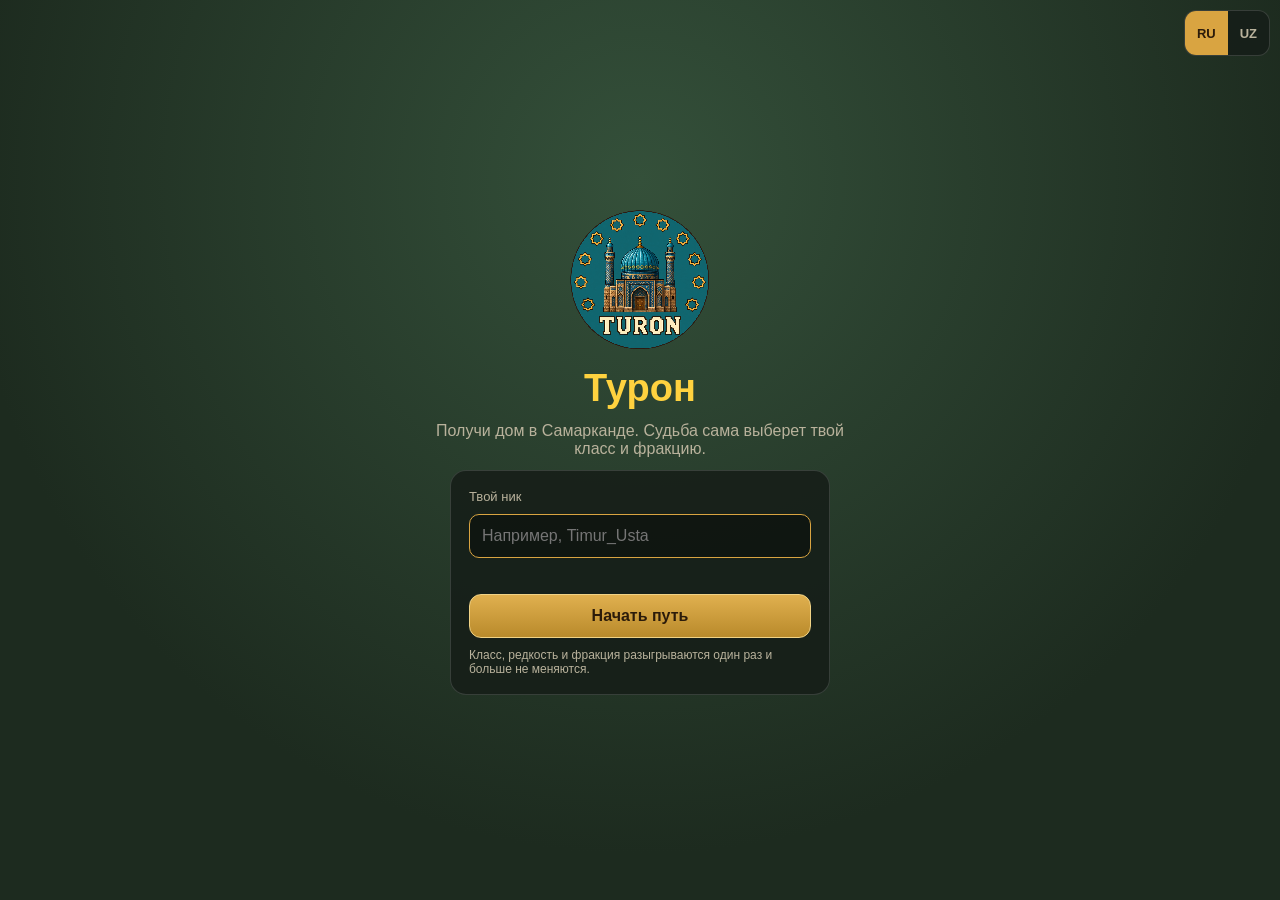
<file: index.html>
<!doctype html>
<html lang="ru">
  <head>
    <meta charset="UTF-8" />
    <meta name="viewport" content="width=device-width, initial-scale=1.0, maximum-scale=1.0, user-scalable=no, viewport-fit=cover" />
    <meta name="theme-color" content="#1d2b1f" />
    <link rel="icon" href="data:image/svg+xml,%3Csvg xmlns='http://www.w3.org/2000/svg' viewBox='0 0 100 100'%3E%3Ctext y='.9em' font-size='90'%3E🕌%3C/text%3E%3C/svg%3E" />
    <title>Турон</title>
    <script type="module" crossorigin src="./assets/index-C7HY6iDg.js"></script>
    <link rel="stylesheet" crossorigin href="./assets/index-l4F51RPl.css">
  </head>
  <body>
    <div id="game" class="hidden"></div>
    <div id="ui"></div>
  </body>
</html>
</file>
<file: assets/index-l4F51RPl.css>
:root{--bg:#1d2b1f;--panel:#161e18e0;--panel-solid:#202c23;--line:#ffffff24;--text:#f5efe0;--muted:#b9b29c;--gold:#ffd23f;--accent:#d9a441;--danger:#d1493f;--good:#5cc46f;color:var(--text);font-family:Segoe UI,Helvetica Neue,Arial,Noto Sans,sans-serif}*{box-sizing:border-box}html,body{background:var(--bg);overscroll-behavior:none;touch-action:manipulation;-webkit-tap-highlight-color:transparent;height:100%;margin:0;overflow:hidden}body{-webkit-user-select:none;user-select:none}input{-webkit-user-select:text;user-select:text}#game{position:fixed;inset:0}#game.hidden{display:none}#game canvas{touch-action:none;display:block}#ui{pointer-events:none;position:fixed;inset:0}#ui>*{pointer-events:auto}.hud{pointer-events:none;padding:max(8px, env(safe-area-inset-top)) max(8px, env(safe-area-inset-right)) max(8px, env(safe-area-inset-bottom)) max(8px, env(safe-area-inset-left));justify-content:space-between;align-items:flex-start;display:flex;position:fixed;inset:0}.hud>*{pointer-events:auto}#ui>.hud{pointer-events:none}.hud-panel{border:1px solid var(--line);-webkit-backdrop-filter:blur(4px);backdrop-filter:blur(4px);background:#121826b8;border-radius:10px;flex-direction:column;gap:3px;width:min(200px,100vw - 188px);min-width:128px;padding:5px 8px;display:flex}.hud-head{flex-direction:column;line-height:1.15;display:flex}.hud-name{text-overflow:ellipsis;white-space:nowrap;font-size:13px;font-weight:700;overflow:hidden}.hud-level{white-space:nowrap;text-overflow:ellipsis;color:var(--muted);font-size:11px;overflow:hidden}.hud-tanga{color:var(--gold);align-items:center;gap:4px;font-size:13px;font-weight:700;display:inline-flex}.hud-buffs{gap:6px;font-size:12px;display:flex}.buff{background:#ffffff1a;border-radius:8px;align-items:center;gap:3px;padding:1px 5px;display:inline-flex}.hud-warn{color:#ff9d8f;min-height:0;font-size:12px}.hud-warn:empty{display:none}.hud-buttons{flex-shrink:0;align-items:center;gap:4px;display:flex}.hud-buttons .lang-btn{height:44px;padding:0 8px}.hud-buttons .icon-btn{width:44px;height:44px}.hud-bottom{left:0;right:0;bottom:max(22px, calc(env(safe-area-inset-bottom) + 12px));pointer-events:none;flex-direction:column;align-items:center;gap:10px;display:flex;position:fixed}.hud-bottom>*{pointer-events:auto}.hud-hint{color:#ffffffd9;text-align:center;opacity:.8;background:#0a0e1a8c;border:1px solid #ffffff1f;border-radius:12px;max-width:calc(100vw - 24px);margin-bottom:2px;padding:6px 14px;font-size:11px;pointer-events:none!important}@media (width>=700px){.hud-hint{white-space:nowrap;padding:3px 10px;font-size:10px;position:fixed;top:12px;bottom:auto;left:50%;transform:translate(-50%)}}.hud-hint:empty{display:none}.hud-hint{transition:opacity .6s}.hud-hint.hidden{opacity:0}.ctx-btn{padding:12px 22px;font-size:18px;box-shadow:0 4px 14px #00000080}.bar{border:1px solid var(--line);background:#00000073;border-radius:9px;height:18px;position:relative;overflow:hidden}.bar.small{height:14px}.bar-fill{width:0;transition:width .25s;position:absolute;inset:0 auto 0 0}.bar-fill.hp{background:linear-gradient(#e0554a,#b83a31)}.bar-fill.hp.enemy{background:linear-gradient(#a4528c,#7d3a69)}.bar-fill.xp{background:linear-gradient(#4f9ce0,#2d71b8)}.bar-num{text-shadow:0 1px 2px #000;justify-content:center;align-items:center;gap:3px;font-size:11px;font-weight:700;display:flex;position:absolute;inset:0}.btn{font:inherit;color:var(--text);border:1px solid var(--line);cursor:pointer;background:#3a4a3e;border-radius:12px;min-height:44px;padding:10px 16px;font-weight:600}.btn:hover:not(:disabled){filter:brightness(1.15)}.btn:disabled{opacity:.45;cursor:default}.btn.primary{color:#2b1b0a;background:linear-gradient(#e0b04f,#b98a2b);border-color:#f1d386}.btn.ghost{background:0 0}.btn.danger{background:#7a2b25;border-color:#b9574d}.icon-btn{font:inherit;background:var(--panel);width:44px;height:44px;color:var(--text);border:1px solid var(--line);cursor:pointer;border-radius:12px;justify-content:center;align-items:center;padding:0;font-size:20px;display:inline-flex}.input{width:100%;font:inherit;border:1px solid var(--line);color:var(--text);background:#00000059;border-radius:10px;outline:none;padding:12px;font-size:16px}.input:focus{border-color:var(--accent)}.lang-switch{background:var(--panel);border:1px solid var(--line);border-radius:12px;display:inline-flex;overflow:hidden}.lang-btn{font:inherit;color:var(--muted);cursor:pointer;background:0 0;border:0;height:44px;padding:0 12px;font-size:13px;font-weight:700}.lang-btn.active{background:var(--accent);color:#2b1b0a}.screen{text-align:center;background:radial-gradient(circle at 50% 20%,#34503a 0%,#1d2b1f 70%);flex-direction:column;justify-content:center;align-items:center;gap:12px;padding:20px;display:flex;position:fixed;inset:0;overflow:auto}.screen h1{color:var(--gold);margin:0;font-size:clamp(24px,6vw,38px)}.screen h2{color:var(--gold);margin:0}.screen .sub{color:var(--muted);max-width:420px;margin:0}.logo{font-size:64px;line-height:0}.logo-img{width:150px;height:150px;image-rendering:pixelated;object-fit:contain}.daily-row{border-top:1px solid var(--line);flex-direction:column;gap:6px;padding:6px 0;display:flex}.buff.daily{cursor:default}.top-right{top:max(10px, env(safe-area-inset-top));position:absolute;right:10px}.look-picker{text-align:center;flex-direction:column;justify-content:center;align-items:center;gap:12px;padding:16px;display:flex}.look-stage{align-items:center;gap:12px;display:flex}.look-canvas{width:128px;height:128px;image-rendering:pixelated;image-rendering:crisp-edges;border:1px solid var(--line);background:#00000040;border-radius:16px}.look-dots{gap:8px;display:flex}.look-dot{background:var(--line);border-radius:50%;width:10px;height:10px}.look-dot.active{background:#e0b04f}.card{background:var(--panel);border:1px solid var(--line);text-align:left;border-radius:16px;flex-direction:column;gap:10px;width:min(380px,100%);padding:18px;display:flex}.label{color:var(--muted);font-size:13px}.error{color:#ff9d8f;min-height:16px;font-size:13px}.hint{color:var(--muted);margin:0;font-size:12px}.hint.ref{color:var(--gold)}.row{justify-content:center;gap:8px;display:flex}.row.wrap{flex-wrap:wrap}.row-between{justify-content:space-between;align-items:center;gap:8px;display:flex}.slots{flex-wrap:wrap;justify-content:center;gap:10px;display:flex}.slot-col{flex-direction:column;align-items:center;gap:4px;display:flex}.slot-label{color:var(--muted);font-size:12px}.slot{border:2px solid var(--line);background:#0000004d;border-radius:14px;min-width:130px;padding:16px 10px;font-size:16px;font-weight:700}.summary{flex-direction:column;gap:4px;min-height:120px;display:flex}.summary .big{color:var(--gold);font-size:20px;font-weight:700}.overlay{z-index:50;background:#0000008c;justify-content:center;align-items:center;padding:12px;display:flex;position:fixed;inset:0}.modal{background:var(--panel-solid);border:1px solid var(--line);border-radius:16px;flex-direction:column;width:min(440px,100%);max-height:100%;display:flex;box-shadow:0 10px 40px #0009}.modal.wide{width:min(520px,100%)}.modal-head{justify-content:space-between;align-items:center;gap:8px;padding:10px 12px 6px 16px;display:flex}.modal-title{color:var(--gold);margin:0;font-size:17px}.modal-body{flex-direction:column;gap:10px;padding:8px 16px 16px;display:flex;overflow:auto}.modal-body h3{color:var(--muted);margin:4px 0 0;font-size:14px}.quote{color:var(--muted);margin:0;font-size:13px;font-style:italic}.shop-row{border-top:1px solid var(--line);justify-content:space-between;align-items:center;gap:8px;padding:6px 0;display:flex}.fighter{flex-direction:column;gap:3px;font-weight:600;display:flex}.log{background:#0000004d;border-radius:10px;flex-direction:column;gap:2px;height:170px;padding:8px;font-size:13px;display:flex;overflow:auto}.log-round{color:var(--muted);margin-top:4px;font-size:11px}.log-line.crit{color:var(--gold);font-weight:700}.log-line.dodge{color:#8fd0ff}.log-line.theirs{color:#ffb4a8}.result{text-align:center;flex-direction:column;gap:3px;display:flex}.result .big{font-size:22px;font-weight:800}.result.win .big{color:var(--good)}.result.lose .big{color:var(--danger)}.levelup{color:var(--gold);font-weight:700}.passport-preview{justify-content:center;display:flex}.passport-canvas{border-radius:8px;width:auto;max-width:100%;height:auto;max-height:56vh;box-shadow:0 4px 18px #00000080}.toasts{z-index:100;flex-direction:column;align-items:center;gap:6px;display:flex;position:fixed;top:96px;left:0;right:0;pointer-events:none!important}.toast{border:1px solid var(--line);text-align:center;background:#000c;border-radius:12px;max-width:90vw;padding:8px 14px;font-size:14px}@media (height<=520px){.log{height:100px}.passport-canvas{max-height:40vh}}.px-icon{image-rendering:pixelated;image-rendering:crisp-edges;vertical-align:middle;flex-shrink:0;display:inline-block}.icon-text{align-items:center;gap:4px;display:inline-flex}.hud-panel .bar{height:15px}.hud-panel .bar.small{height:12px}.hud-panel .bar-num{font-size:10px}.joy-base{box-sizing:border-box;z-index:4;image-rendering:pixelated;background:#0e34388c;border:3px solid #e0b04a;border-radius:50%;display:none;position:fixed;box-shadow:0 0 0 2px #00000059;pointer-events:none!important}.joy-knob{box-sizing:border-box;pointer-events:none;background:#e0b04a73;border:3px solid #e0b04a;border-radius:50%;margin:-24px 0 0 -24px;position:absolute;top:50%;left:50%}.recenter-btn{right:max(10px, env(safe-area-inset-right));bottom:calc(env(safe-area-inset-bottom,0px) + 150px);cursor:pointer;z-index:5;touch-action:manipulation;background:0 0;border:0;justify-content:center;align-items:center;width:64px;height:64px;padding:0;display:inline-flex;position:fixed}.recenter-btn img{width:64px;height:64px;image-rendering:pixelated;pointer-events:none;display:block}.recenter-btn:active{filter:brightness(1.3)}.recenter-tip{right:calc(max(10px, env(safe-area-inset-right)) + 70px);bottom:calc(env(safe-area-inset-bottom,0px) + 150px + 20px);border:1px solid var(--line);color:#fff;z-index:6;white-space:nowrap;background:#0a0e1ad9;border-radius:10px;padding:4px 10px;font-size:13px;font-weight:700;position:fixed;pointer-events:none!important}.minimap{right:max(8px, env(safe-area-inset-right));top:calc(max(8px, env(safe-area-inset-top)) + 52px);cursor:pointer;z-index:4;touch-action:manipulation;background:#26382b;border:2px solid #e0b04a;border-radius:6px;width:96px;height:96px;padding:0;position:fixed;overflow:hidden;box-shadow:0 0 0 2px #0006}.minimap-cv{width:100%;height:100%;image-rendering:pixelated;pointer-events:none;display:block}.worldmap{z-index:60;touch-action:none;background:#080c14eb;flex-direction:column;justify-content:center;align-items:center;gap:8px;padding:12px;display:flex;position:fixed;inset:0}.worldmap-cv{image-rendering:pixelated;border:2px solid #e0b04a;border-radius:6px;max-width:100%}.worldmap-title{color:var(--gold);font-weight:800}.worldmap-close{top:max(8px, env(safe-area-inset-top));right:max(8px, env(safe-area-inset-right));width:44px;height:44px;position:absolute}.b-stage{--b-dur:1.2s;border:2px solid var(--line);background:#0000004d;border-radius:6px;justify-content:space-between;gap:8px;padding:30px 6px 8px;display:flex;position:relative}.b-round{text-align:center;color:var(--gold);letter-spacing:1px;font-weight:800;position:absolute;top:4px;left:0;right:0}.b-side{flex-direction:column;align-items:center;gap:6px;width:48%;display:flex}.plate{flex-direction:column;gap:3px;width:100%;display:flex}.plate-name{justify-content:space-between;gap:4px;font-size:13px;font-weight:700;display:flex}.plate-lv{color:var(--gold)}.b-side .bar-fill{transition:width calc(var(--b-dur) * .5) ease-out}.b-fig{width:96px;height:96px;margin-top:18px;position:relative}.b-sprite{width:96px;height:96px;image-rendering:pixelated;background-repeat:no-repeat}.b-sprite.empty{background:#ffffff14;border-radius:6px}.b-pop-slot{z-index:2;pointer-events:none;position:absolute;top:-6px;left:50%;transform:translate(-50%)}.b-pop{color:#fff;text-shadow:2px 2px #000;text-align:center;white-space:nowrap;animation:b-float var(--b-dur) ease-out forwards;font-size:24px;font-weight:800}.b-pop.crit{color:#e0b04a;font-size:36px}.b-pop.dodge{color:#8fd0ff;font-size:20px}.b-pop-sub{font-size:16px}.b-line{text-align:center;justify-content:center;align-items:center;min-height:56px;font-size:20px;font-weight:800;line-height:1.2;display:flex}.b-line.crit{color:#e0b04a}.b-line.dodge{color:#8fd0ff}.b-hint{text-align:center;min-height:36px;color:var(--muted);font-size:13px}.b-logbox summary{cursor:pointer;min-height:44px;color:var(--muted);align-items:center;font-size:13px;display:flex}.b-controls{gap:8px;display:flex}.b-btn{flex:1;min-height:52px;font-size:16px}.b-btn.on{outline:2px solid #e0b04a}.b-next{width:100%}.result .b-rew{font-size:18px;font-weight:700}.result .big{font-size:32px}.levelup{font-size:20px}@keyframes b-float{0%{opacity:0;transform:translateY(-10px)}15%{opacity:1}to{opacity:0;transform:translateY(-48px)}}.b-logbox summary:before{content:"▸";margin-right:6px}.b-logbox[open] summary:before{content:"▾"}@keyframes b-lunge-r{40%{transform:translate(28px)}}@keyframes b-lunge-l{40%{transform:translate(-28px)}}@keyframes b-hit{0%,to{filter:none;transform:translate(0)}20%{filter:brightness(2.2);transform:translate(-6px)}40%{transform:translate(6px)}60%{transform:translate(-4px)}80%{transform:translate(3px)}}.b-sprite.lunge-r{animation:.35s steps(4,end) b-lunge-r}.b-sprite.lunge-l{animation:.35s steps(4,end) b-lunge-l}.b-sprite.hit{animation:.4s steps(6,end) .3s b-hit}@media (prefers-reduced-motion:reduce){.b-sprite.lunge-r,.b-sprite.lunge-l,.b-sprite.hit{animation:none}.b-pop{animation:b-fade var(--b-dur) forwards}.b-side .bar-fill{transition:none}@keyframes b-fade{0%,80%{opacity:1}to{opacity:0}}}.b-controls.solo{justify-content:center}.b-controls.solo .b-btn{flex:0 160px}
</file>
<file: grid/assets/index-DR30BP7F.css>
:root{--bg:#1d2b1f;--panel:#161e18e0;--panel-solid:#202c23;--line:#ffffff24;--text:#f5efe0;--muted:#b9b29c;--gold:#ffd23f;--accent:#d9a441;--danger:#d1493f;--good:#5cc46f;color:var(--text);font-family:Segoe UI,Helvetica Neue,Arial,Noto Sans,sans-serif}*{box-sizing:border-box}html,body{background:var(--bg);overscroll-behavior:none;touch-action:manipulation;-webkit-tap-highlight-color:transparent;height:100%;margin:0;overflow:hidden}body{-webkit-user-select:none;user-select:none}input{-webkit-user-select:text;user-select:text}#game{position:fixed;inset:0}#game.hidden{display:none}#game canvas{touch-action:none;display:block}#ui{pointer-events:none;position:fixed;inset:0}#ui>*{pointer-events:auto}.hud{pointer-events:none;padding:max(8px, env(safe-area-inset-top)) max(8px, env(safe-area-inset-right)) max(8px, env(safe-area-inset-bottom)) max(8px, env(safe-area-inset-left));justify-content:space-between;align-items:flex-start;display:flex;position:fixed;inset:0}.hud>*{pointer-events:auto}#ui>.hud{pointer-events:none}.hud-panel{border:1px solid var(--line);-webkit-backdrop-filter:blur(4px);backdrop-filter:blur(4px);background:#121826b8;border-radius:10px;flex-direction:column;gap:3px;width:min(200px,100vw - 188px);min-width:128px;padding:5px 8px;display:flex}.hud-head{flex-direction:column;line-height:1.15;display:flex}.hud-name{text-overflow:ellipsis;white-space:nowrap;font-size:13px;font-weight:700;overflow:hidden}.hud-level{white-space:nowrap;text-overflow:ellipsis;color:var(--muted);font-size:11px;overflow:hidden}.hud-tanga{color:var(--gold);align-items:center;gap:4px;font-size:13px;font-weight:700;display:inline-flex}.hud-buffs{gap:6px;font-size:12px;display:flex}.buff{background:#ffffff1a;border-radius:8px;align-items:center;gap:3px;padding:1px 5px;display:inline-flex}.hud-warn{color:#ff9d8f;min-height:0;font-size:12px}.hud-warn:empty{display:none}.hud-buttons{flex-shrink:0;align-items:center;gap:4px;display:flex}.hud-buttons .lang-btn{height:44px;padding:0 8px}.hud-buttons .icon-btn{width:44px;height:44px}.hud-bottom{left:0;right:0;bottom:max(22px, calc(env(safe-area-inset-bottom) + 12px));pointer-events:none;flex-direction:column;align-items:center;gap:10px;display:flex;position:fixed}.hud-bottom>*{pointer-events:auto}.hud-hint{color:#ffffffd9;text-align:center;opacity:.8;background:#0a0e1a8c;border:1px solid #ffffff1f;border-radius:12px;max-width:calc(100vw - 24px);margin-bottom:2px;padding:6px 14px;font-size:11px;pointer-events:none!important}@media (width>=700px){.hud-hint{white-space:nowrap;padding:3px 10px;font-size:10px;position:fixed;top:12px;bottom:auto;left:50%;transform:translate(-50%)}}.hud-hint:empty{display:none}.hud-hint{transition:opacity .6s}.hud-hint.hidden{opacity:0}.ctx-btn{padding:12px 22px;font-size:18px;box-shadow:0 4px 14px #00000080}.bar{border:1px solid var(--line);background:#00000073;border-radius:9px;height:18px;position:relative;overflow:hidden}.bar.small{height:14px}.bar-fill{width:0;transition:width .25s;position:absolute;inset:0 auto 0 0}.bar-fill.hp{background:linear-gradient(#e0554a,#b83a31)}.bar-fill.hp.enemy{background:linear-gradient(#a4528c,#7d3a69)}.bar-fill.xp{background:linear-gradient(#4f9ce0,#2d71b8)}.bar-num{text-shadow:0 1px 2px #000;justify-content:center;align-items:center;gap:3px;font-size:11px;font-weight:700;display:flex;position:absolute;inset:0}.btn{font:inherit;color:var(--text);border:1px solid var(--line);cursor:pointer;background:#3a4a3e;border-radius:12px;min-height:44px;padding:10px 16px;font-weight:600}.btn:hover:not(:disabled){filter:brightness(1.15)}.btn:disabled{opacity:.45;cursor:default}.btn.primary{color:#2b1b0a;background:linear-gradient(#e0b04f,#b98a2b);border-color:#f1d386}.btn.ghost{background:0 0}.btn.danger{background:#7a2b25;border-color:#b9574d}.icon-btn{font:inherit;background:var(--panel);width:44px;height:44px;color:var(--text);border:1px solid var(--line);cursor:pointer;border-radius:12px;justify-content:center;align-items:center;padding:0;font-size:20px;display:inline-flex}.input{width:100%;font:inherit;border:1px solid var(--line);color:var(--text);background:#00000059;border-radius:10px;outline:none;padding:12px;font-size:16px}.input:focus{border-color:var(--accent)}.lang-switch{background:var(--panel);border:1px solid var(--line);border-radius:12px;display:inline-flex;overflow:hidden}.lang-btn{font:inherit;color:var(--muted);cursor:pointer;background:0 0;border:0;height:44px;padding:0 12px;font-size:13px;font-weight:700}.lang-btn.active{background:var(--accent);color:#2b1b0a}.screen{text-align:center;background:radial-gradient(circle at 50% 20%,#34503a 0%,#1d2b1f 70%);flex-direction:column;justify-content:center;align-items:center;gap:12px;padding:20px;display:flex;position:fixed;inset:0;overflow:auto}.screen h1{color:var(--gold);margin:0;font-size:clamp(24px,6vw,38px)}.screen h2{color:var(--gold);margin:0}.screen .sub{color:var(--muted);max-width:420px;margin:0}.logo{font-size:64px;line-height:0}.logo-img{width:150px;height:150px;image-rendering:pixelated;object-fit:contain}.daily-row{border-top:1px solid var(--line);flex-direction:column;gap:6px;padding:6px 0;display:flex}.buff.daily{cursor:default}.top-right{top:max(10px, env(safe-area-inset-top));position:absolute;right:10px}.look-picker{text-align:center;flex-direction:column;justify-content:center;align-items:center;gap:12px;padding:16px;display:flex}.look-stage{align-items:center;gap:12px;display:flex}.look-canvas{width:128px;height:128px;image-rendering:pixelated;image-rendering:crisp-edges;border:1px solid var(--line);background:#00000040;border-radius:16px}.look-dots{gap:8px;display:flex}.look-dot{background:var(--line);border-radius:50%;width:10px;height:10px}.look-dot.active{background:#e0b04f}.card{background:var(--panel);border:1px solid var(--line);text-align:left;border-radius:16px;flex-direction:column;gap:10px;width:min(380px,100%);padding:18px;display:flex}.label{color:var(--muted);font-size:13px}.error{color:#ff9d8f;min-height:16px;font-size:13px}.hint{color:var(--muted);margin:0;font-size:12px}.hint.ref{color:var(--gold)}.row{justify-content:center;gap:8px;display:flex}.row.wrap{flex-wrap:wrap}.row-between{justify-content:space-between;align-items:center;gap:8px;display:flex}.slots{flex-wrap:wrap;justify-content:center;gap:10px;display:flex}.slot-col{flex-direction:column;align-items:center;gap:4px;display:flex}.slot-label{color:var(--muted);font-size:12px}.slot{border:2px solid var(--line);background:#0000004d;border-radius:14px;min-width:130px;padding:16px 10px;font-size:16px;font-weight:700}.summary{flex-direction:column;gap:4px;min-height:120px;display:flex}.summary .big{color:var(--gold);font-size:20px;font-weight:700}.overlay{z-index:50;background:#0000008c;justify-content:center;align-items:center;padding:12px;display:flex;position:fixed;inset:0}.modal{background:var(--panel-solid);border:1px solid var(--line);border-radius:16px;flex-direction:column;width:min(440px,100%);max-height:100%;display:flex;box-shadow:0 10px 40px #0009}.modal.wide{width:min(520px,100%)}.modal-head{justify-content:space-between;align-items:center;gap:8px;padding:10px 12px 6px 16px;display:flex}.modal-title{color:var(--gold);margin:0;font-size:17px}.modal-body{flex-direction:column;gap:10px;padding:8px 16px 16px;display:flex;overflow:auto}.modal-body h3{color:var(--muted);margin:4px 0 0;font-size:14px}.quote{color:var(--muted);margin:0;font-size:13px;font-style:italic}.shop-row{border-top:1px solid var(--line);justify-content:space-between;align-items:center;gap:8px;padding:6px 0;display:flex}.fighter{flex-direction:column;gap:3px;font-weight:600;display:flex}.log{background:#0000004d;border-radius:10px;flex-direction:column;gap:2px;height:170px;padding:8px;font-size:13px;display:flex;overflow:auto}.log-round{color:var(--muted);margin-top:4px;font-size:11px}.log-line.crit{color:var(--gold);font-weight:700}.log-line.dodge{color:#8fd0ff}.log-line.theirs{color:#ffb4a8}.result{text-align:center;flex-direction:column;gap:3px;display:flex}.result .big{font-size:22px;font-weight:800}.result.win .big{color:var(--good)}.result.lose .big{color:var(--danger)}.levelup{color:var(--gold);font-weight:700}.passport-preview{justify-content:center;display:flex}.passport-canvas{border-radius:8px;width:auto;max-width:100%;height:auto;max-height:56vh;box-shadow:0 4px 18px #00000080}.toasts{z-index:100;flex-direction:column;align-items:center;gap:6px;display:flex;position:fixed;top:96px;left:0;right:0;pointer-events:none!important}.toast{border:1px solid var(--line);text-align:center;background:#000c;border-radius:12px;max-width:90vw;padding:8px 14px;font-size:14px}@media (height<=520px){.log{height:100px}.passport-canvas{max-height:40vh}}.px-icon{image-rendering:pixelated;image-rendering:crisp-edges;vertical-align:middle;flex-shrink:0;display:inline-block}.icon-text{align-items:center;gap:4px;display:inline-flex}.hud-panel .bar{height:15px}.hud-panel .bar.small{height:12px}.hud-panel .bar-num{font-size:10px}.joy-base{box-sizing:border-box;z-index:4;image-rendering:pixelated;background:#0e34388c;border:3px solid #e0b04a;border-radius:50%;display:none;position:fixed;box-shadow:0 0 0 2px #00000059;pointer-events:none!important}.joy-knob{box-sizing:border-box;pointer-events:none;background:#e0b04a73;border:3px solid #e0b04a;border-radius:50%;margin:-24px 0 0 -24px;position:absolute;top:50%;left:50%}.recenter-btn{right:max(10px, env(safe-area-inset-right));bottom:calc(env(safe-area-inset-bottom,0px) + 150px);cursor:pointer;z-index:5;touch-action:manipulation;background:0 0;border:0;justify-content:center;align-items:center;width:64px;height:64px;padding:0;display:inline-flex;position:fixed}.recenter-btn img{width:64px;height:64px;image-rendering:pixelated;pointer-events:none;display:block}.recenter-btn:active{filter:brightness(1.3)}.recenter-tip{right:calc(max(10px, env(safe-area-inset-right)) + 70px);bottom:calc(env(safe-area-inset-bottom,0px) + 150px + 20px);border:1px solid var(--line);color:#fff;z-index:6;white-space:nowrap;background:#0a0e1ad9;border-radius:10px;padding:4px 10px;font-size:13px;font-weight:700;position:fixed;pointer-events:none!important}.minimap{right:max(8px, env(safe-area-inset-right));top:calc(max(8px, env(safe-area-inset-top)) + 52px);cursor:pointer;z-index:4;touch-action:manipulation;background:#26382b;border:2px solid #e0b04a;border-radius:6px;width:96px;height:96px;padding:0;position:fixed;overflow:hidden;box-shadow:0 0 0 2px #0006}.minimap-cv{width:100%;height:100%;image-rendering:pixelated;pointer-events:none;display:block}.worldmap{z-index:60;touch-action:none;background:#080c14eb;flex-direction:column;justify-content:center;align-items:center;gap:8px;padding:12px;display:flex;position:fixed;inset:0}.worldmap-cv{image-rendering:pixelated;border:2px solid #e0b04a;border-radius:6px;max-width:100%}.worldmap-title{color:var(--gold);font-weight:800}.worldmap-close{top:max(8px, env(safe-area-inset-top));right:max(8px, env(safe-area-inset-right));width:44px;height:44px;position:absolute}.b-stage{--b-dur:1.2s;border:2px solid var(--line);background:#0000004d;border-radius:6px;justify-content:space-between;gap:8px;padding:30px 6px 8px;display:flex;position:relative}.b-round{text-align:center;color:var(--gold);letter-spacing:1px;font-weight:800;position:absolute;top:4px;left:0;right:0}.b-side{flex-direction:column;align-items:center;gap:6px;width:48%;display:flex}.plate{flex-direction:column;gap:3px;width:100%;display:flex}.plate-name{justify-content:space-between;gap:4px;font-size:13px;font-weight:700;display:flex}.plate-lv{color:var(--gold)}.b-side .bar-fill{transition:width calc(var(--b-dur) * .5) ease-out}.b-fig{width:96px;height:96px;margin-top:18px;position:relative}.b-sprite{width:96px;height:96px;image-rendering:pixelated;background-repeat:no-repeat}.b-sprite.empty{background:#ffffff14;border-radius:6px}.b-pop-slot{z-index:2;pointer-events:none;position:absolute;top:-6px;left:50%;transform:translate(-50%)}.b-pop{color:#fff;text-shadow:2px 2px #000;text-align:center;white-space:nowrap;animation:b-float var(--b-dur) ease-out forwards;font-size:24px;font-weight:800}.b-pop.crit{color:#e0b04a;font-size:36px}.b-pop.dodge{color:#8fd0ff;font-size:20px}.b-pop-sub{font-size:16px}.b-line{text-align:center;justify-content:center;align-items:center;min-height:56px;font-size:20px;font-weight:800;line-height:1.2;display:flex}.b-line.crit{color:#e0b04a}.b-line.dodge{color:#8fd0ff}.b-hint{text-align:center;min-height:36px;color:var(--muted);font-size:13px}.b-logbox summary{cursor:pointer;min-height:44px;color:var(--muted);align-items:center;font-size:13px;display:flex}.b-controls{gap:8px;display:flex}.b-btn{flex:1;min-height:52px;font-size:16px}.b-btn.on{outline:2px solid #e0b04a}.b-next{width:100%}.result .b-rew{font-size:18px;font-weight:700}.result .big{font-size:32px}.levelup{font-size:20px}@keyframes b-float{0%{opacity:0;transform:translateY(-10px)}15%{opacity:1}to{opacity:0;transform:translateY(-48px)}}.b-logbox summary:before{content:"▸";margin-right:6px}.b-logbox[open] summary:before{content:"▾"}@keyframes b-lunge-r{40%{transform:translate(28px)}}@keyframes b-lunge-l{40%{transform:translate(-28px)}}@keyframes b-hit{0%,to{filter:none;transform:translate(0)}20%{filter:brightness(2.2);transform:translate(-6px)}40%{transform:translate(6px)}60%{transform:translate(-4px)}80%{transform:translate(3px)}}.b-sprite.lunge-r{animation:.35s steps(4,end) b-lunge-r}.b-sprite.lunge-l{animation:.35s steps(4,end) b-lunge-l}.b-sprite.hit{animation:.4s steps(6,end) .3s b-hit}@media (prefers-reduced-motion:reduce){.b-sprite.lunge-r,.b-sprite.lunge-l,.b-sprite.hit{animation:none}.b-pop{animation:b-fade var(--b-dur) forwards}.b-side .bar-fill{transition:none}@keyframes b-fade{0%,80%{opacity:1}to{opacity:0}}}.b-controls.solo{justify-content:center}.b-controls.solo .b-btn{flex:0 160px}.tac-root{z-index:60;touch-action:none;-webkit-user-select:none;user-select:none;-webkit-touch-callout:none;padding-top:env(safe-area-inset-top);background:#0d1018;flex-direction:column;align-items:stretch;display:flex;position:fixed;inset:0}.tac-header{flex:none;justify-content:space-between;align-items:center;gap:8px;height:36px;padding:0 8px;display:flex}.tac-title{align-items:baseline;gap:10px;font-weight:800;display:flex}.tac-round{color:var(--gold)}.tac-turn{color:var(--muted);font-size:14px}.tac-turn.mine{color:#7ff3e8}.tac-speed{border:1px solid var(--line);min-width:44px;height:32px;color:var(--muted);background:0 0;border-radius:8px;font-weight:800}.tac-speed.on{color:var(--gold);border-color:var(--gold)}.tac-stage{flex:1;justify-content:center;align-items:center;min-height:0;display:flex}.tac-canvas{image-rendering:pixelated;image-rendering:crisp-edges;touch-action:none;border:0;display:block}.tac-panel{height:112px;padding:6px 8px calc(8px + env(safe-area-inset-bottom));box-sizing:content-box;flex-direction:column;flex:none;justify-content:flex-end;gap:6px;display:flex}.tac-panel.result-on{justify-content:center;height:auto;min-height:112px}.tac-hint{text-align:center;min-height:30px;color:var(--muted);justify-content:center;align-items:center;font-size:13px;line-height:1.2;display:flex}.tac-btns{gap:8px;display:flex}.tac-btn{flex:1;min-height:48px;font-size:16px}.tac-btn:disabled{opacity:.45}.tac-result{text-align:center;flex-direction:column;align-items:center;gap:4px;display:flex}.tac-next{width:100%;margin-top:6px}
</file>
